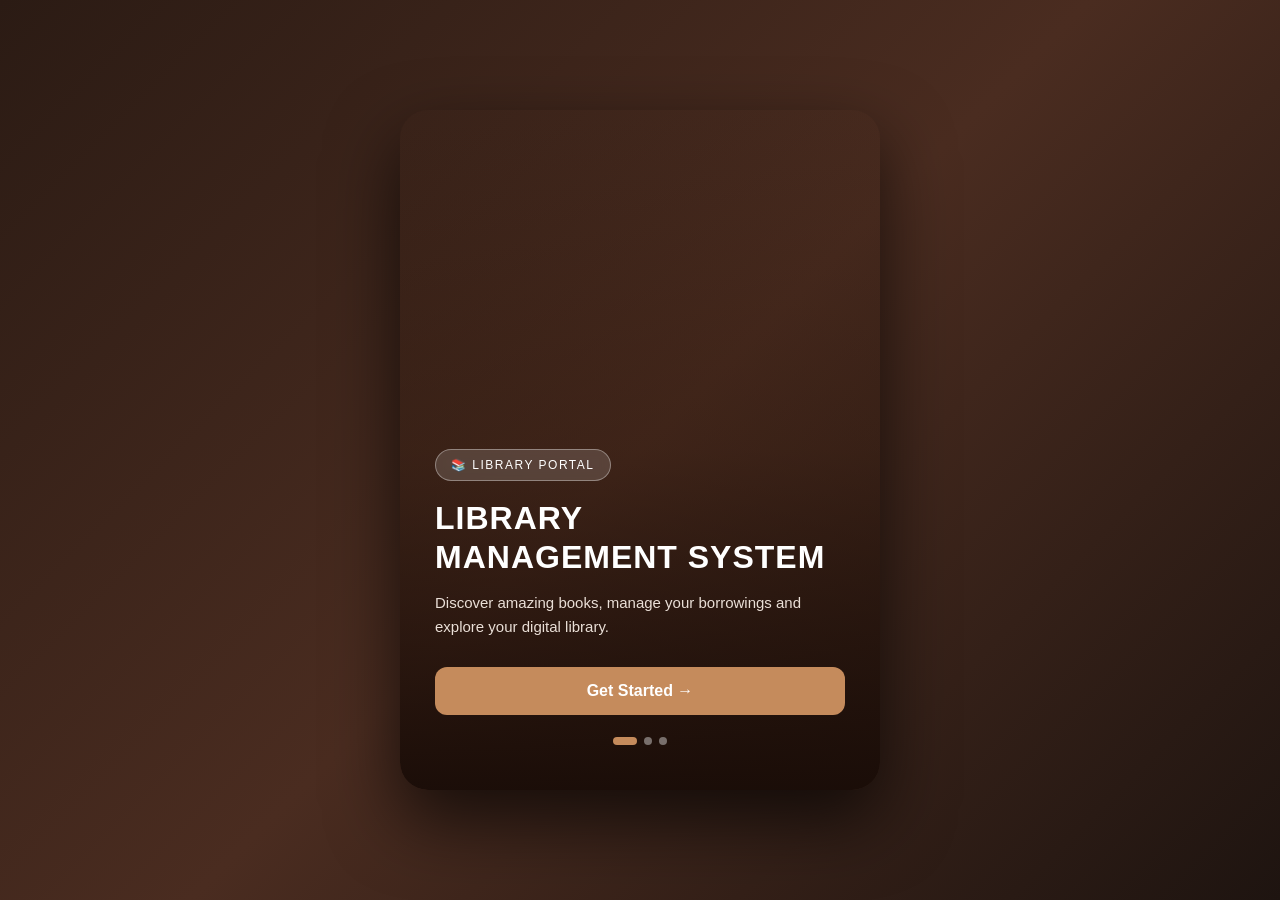
<file: index.html>
<!DOCTYPE html>
<html lang="en">
<head>
    <meta charset="UTF-8">
    <meta name="viewport" content="width=device-width, initial-scale=1.0">
    <title>Library Management System</title>
    <link rel="stylesheet" href="style.css">
</head>

<body>

<!-- ================= GET STARTED ================= -->

<div id="getStartedView" class="page">

    <div class="welcome-card">

        <div class="welcome-overlay">

            <span class="badge">📚 LIBRARY PORTAL</span>

            <h1>LIBRARY<br>MANAGEMENT SYSTEM</h1>

            <p>
                Discover amazing books, manage your borrowings
                and explore your digital library.
            </p>

            <button class="get-btn" onclick="showLogin()">
                Get Started →
            </button>

            <div class="dots">
                <span class="active"></span>
                <span></span>
                <span></span>
            </div>

        </div>

    </div>

</div>


<!-- ================= LOGIN ================= -->

<div id="loginView" class="auth-page hidden">

    <div class="auth-card">

        <div class="auth-icon">📖</div>

        <h1>Welcome Back</h1>

        <p class="subtitle">
            Login to your library account
        </p>

        <form onsubmit="login(event)">

            <label>Email</label>

            <input
                type="email"
                id="loginEmail"
                placeholder="Enter your email"
                required
            >

            <label>Password</label>

            <input
                type="password"
                id="loginPassword"
                placeholder="Enter your password"
                required
            >

            <p id="error"></p>

            <button type="submit" class="primary-btn">
                Login
            </button>

        </form>

        <div class="switch-link">
            Don't have an account?
            <a href="#" onclick="showRegister()">Register here</a>
        </div>

        <div class="reset-link">
            <a href="resetpassword.html">Forgot Password?</a>
        </div>

        <div class="back-link">
            <a href="#" onclick="showGetStarted()">
                ← Back to Home
            </a>
        </div>

    </div>

</div>


<!-- ================= REGISTER ================= -->

<div id="registerView" class="auth-page hidden">

    <div class="auth-card register-card">

        <div class="auth-icon">👤</div>

        <h1>Create Account</h1>

        <p class="subtitle">
            Join our library community
        </p>

        <form onsubmit="register(event)">

            <label>Full Name</label>

            <input
                type="text"
                id="regName"
                placeholder="Enter your name"
                required
            >

            <label>Email</label>

            <input
                type="email"
                id="regEmail"
                placeholder="Enter your email"
                required
            >

            <label>Phone Number</label>

            <input
                type="tel"
                id="regPhone"
                placeholder="Enter phone number"
                required
            >

            <label>Address</label>

            <textarea
                id="regAddress"
                placeholder="Enter your address"
                rows="3"
                required
            ></textarea>

            <label>Password</label>

            <input
                type="password"
                id="regPassword"
                placeholder="Create password"
                required
            >

            <p id="registerMessage"></p>

            <button type="submit" class="primary-btn">
                Create Account
            </button>

        </form>

        <div class="switch-link">
            Already have an account?
            <a href="#" onclick="showLogin()">Login here</a>
        </div>

        <div class="back-link">
            <a href="#" onclick="showGetStarted()">
                ← Back to Home
            </a>
        </div>

    </div>

</div>


<script>

function hideAll() {

    document.getElementById("getStartedView")
        .classList.add("hidden");

    document.getElementById("loginView")
        .classList.add("hidden");

    document.getElementById("registerView")
        .classList.add("hidden");
}


function showGetStarted() {

    hideAll();

    document.getElementById("getStartedView")
        .classList.remove("hidden");
}


function showLogin() {

    hideAll();

    document.getElementById("loginView")
        .classList.remove("hidden");
}


function showRegister() {

    hideAll();

    document.getElementById("registerView")
        .classList.remove("hidden");
}


/* ================= REGISTER ================= */

function register(event) {

    event.preventDefault();

    const name =
        document.getElementById("regName").value;

    const email =
        document.getElementById("regEmail").value.toLowerCase();

    const phone =
        document.getElementById("regPhone").value;

    const address =
        document.getElementById("regAddress").value;

    const password =
        document.getElementById("regPassword").value;


    const user = {

        name: name,
        email: email,
        phone: phone,
        address: address,
        password: password

    };


    /* Save user in Local Storage */

    localStorage.setItem(
        email,
        JSON.stringify(user)
    );


    document.getElementById("registerMessage")
        .textContent = "✓ Registration successful!";


    document.getElementById("registerMessage")
        .className = "success";


    setTimeout(function() {

        showLogin();

        document.getElementById("loginEmail")
            .value = email;

    }, 1000);

}


/* ================= LOGIN ================= */

function login(event) {

    event.preventDefault();


    const email =
        document.getElementById("loginEmail")
        .value
        .toLowerCase();


    const password =
        document.getElementById("loginPassword")
        .value;


    /* Get registered user */

    const savedUser =
        localStorage.getItem(email);


    /* Email not registered */

    if (!savedUser) {

        document.getElementById("error")
            .textContent =
            "❌ Email not registered. Please register first.";

        return;
    }


    /* Convert JSON string to object */

    const user =
        JSON.parse(savedUser);


    /* Check password */

    if (user.password === password) {

        /* Save current logged-in user */

        localStorage.setItem(
            "currentUser",
            email
        );


        /* Go to dashboard */

        window.location.href =
            "dashboard.html";

    }

    else {

        document.getElementById("error")
            .textContent =
            "❌ Incorrect password. Please try again.";

    }

}

</script>

</body>
</html>
</file>
<file: style.css>
* {
    box-sizing: border-box;
    margin: 0;
    padding: 0;
    font-family: "Segoe UI", sans-serif;
}

body {
    min-height: 100vh;

    display: flex;
    justify-content: center;
    align-items: center;

    padding: 20px;

    background:
        linear-gradient(
            135deg,
            #2b1b14,
            #4a2c20,
            #1e1410
        );
}


/* ================= COMMON ================= */

.hidden {
    display: none !important;
}

.page,
.auth-page {
    width: 100%;

    display: flex;
    justify-content: center;
    align-items: center;
}


/* ================= GET STARTED ================= */

.welcome-card {

    width: 100%;
    max-width: 480px;

    min-height: 680px;

    border-radius: 28px;

    overflow: hidden;

    position: relative;

    background-image:

        linear-gradient(
            to bottom,
            rgba(40, 20, 10, 0.05),
            rgba(40, 20, 10, 0.35),
            rgba(25, 12, 7, 0.95)
        ),

        url("https://images.unsplash.com/photo-1507842217343-583bb7270b66?auto=format&fit=crop&w=1000&q=85");

    background-size: cover;

    background-position: center;

    box-shadow:
        0 30px 70px rgba(0, 0, 0, 0.65);

    transition: 0.4s ease;
}


.welcome-card:hover {

    transform: translateY(-8px);

    box-shadow:
        0 40px 80px rgba(0, 0, 0, 0.75);
}


.welcome-overlay {

    position: absolute;

    left: 0;
    right: 0;
    bottom: 0;

    padding: 45px 35px;

    color: white;
}


.badge {

    display: inline-block;

    padding: 8px 15px;

    border-radius: 30px;

    background: rgba(255, 255, 255, 0.15);

    border: 1px solid rgba(255,255,255,0.35);

    backdrop-filter: blur(5px);

    font-size: 12px;

    letter-spacing: 1.5px;

    margin-bottom: 18px;
}


.welcome-overlay h1 {

    font-size: 32px;

    line-height: 1.2;

    margin-bottom: 15px;

    letter-spacing: 1px;
}


.welcome-overlay p {

    font-size: 15px;

    line-height: 1.6;

    color: #eadfd7;

    margin-bottom: 28px;
}


.get-btn {

    width: 100%;

    padding: 15px;

    border: none;

    border-radius: 12px;

    background: #c58b5c;

    color: white;

    font-size: 16px;

    font-weight: bold;

    cursor: pointer;

    transition: 0.3s ease;
}


.get-btn:hover {

    background: #dda675;

    transform: translateY(-3px);

    box-shadow:
        0 10px 25px rgba(197,139,92,0.4);
}


.dots {

    display: flex;

    justify-content: center;

    gap: 7px;

    margin-top: 22px;
}


.dots span {

    width: 8px;

    height: 8px;

    border-radius: 50%;

    background: rgba(255,255,255,0.4);
}


.dots .active {

    width: 24px;

    border-radius: 10px;

    background: #c58b5c;
}


/* ================= AUTH CARD ================= */

.auth-card {

    width: 100%;

    max-width: 430px;

    padding: 38px 35px;

    border-radius: 24px;

    background:
        linear-gradient(
            145deg,
            #fffaf5,
            #f1e1d2
        );

    box-shadow:
        0 25px 60px rgba(0,0,0,0.45);

    transition: 0.4s ease;
}


.auth-card:hover {

    transform: translateY(-7px);

    box-shadow:
        0 35px 70px rgba(0,0,0,0.55);
}


.auth-icon {

    width: 65px;

    height: 65px;

    margin: auto;

    display: flex;

    justify-content: center;

    align-items: center;

    border-radius: 50%;

    background: #6b422d;

    color: white;

    font-size: 30px;

    box-shadow:
        0 8px 20px rgba(107,66,45,0.35);
}


.auth-card h1 {

    text-align: center;

    color: #43281c;

    margin-top: 18px;

    margin-bottom: 8px;
}


.subtitle {

    text-align: center;

    color: #8b6b5a;

    font-size: 14px;

    margin-bottom: 25px;
}


/* ================= FORM ================= */

label {

    display: block;

    margin-bottom: 7px;

    margin-top: 15px;

    color: #593a2b;

    font-size: 13px;

    font-weight: bold;

    text-transform: uppercase;
}


input,
textarea {

    width: 100%;

    padding: 13px;

    border: 1px solid #d8c3b3;

    border-radius: 10px;

    background: #fffdfb;

    color: #43281c;

    outline: none;

    font-size: 14px;

    transition: 0.3s ease;
}


input:focus,
textarea:focus {

    border-color: #9b6848;

    transform: translateY(-2px);

    box-shadow:
        0 5px 15px rgba(155,104,72,0.2);
}


textarea {

    resize: vertical;
}


/* ================= BUTTON ================= */

.primary-btn {

    width: 100%;

    padding: 14px;

    margin-top: 22px;

    border: none;

    border-radius: 10px;

    background:
        linear-gradient(
            135deg,
            #6b422d,
            #9b6848
        );

    color: white;

    font-size: 16px;

    font-weight: bold;

    cursor: pointer;

    transition: 0.3s ease;
}


.primary-btn:hover {

    transform: translateY(-3px);

    box-shadow:
        0 10px 25px rgba(107,66,45,0.35);
}


/* ================= ERROR ================= */

#error {

    color: #b3261e;

    text-align: center;

    font-size: 13px;

    margin-top: 12px;
}


#registerMessage {

    text-align: center;

    font-size: 13px;

    margin-top: 12px;
}


.success {

    color: #287443;
}


/* ================= LINKS ================= */

.switch-link {

    text-align: center;

    margin-top: 22px;

    font-size: 14px;

    color: #765b4b;
}


.switch-link a,
.reset-link a,
.back-link a {

    color: #75482f;

    font-weight: bold;

    text-decoration: none;
}


.switch-link a:hover,
.reset-link a:hover,
.back-link a:hover {

    text-decoration: underline;
}


.reset-link {

    text-align: center;

    margin-top: 15px;

    font-size: 13px;
}


.back-link {

    text-align: center;

    margin-top: 18px;

    font-size: 13px;
}


/* ================= MOBILE ================= */

@media (max-width: 500px) {

    .welcome-card {

        min-height: 600px;

        border-radius: 20px;
    }

    .welcome-overlay {

        padding: 30px 25px;
    }

    .welcome-overlay h1 {

        font-size: 26px;
    }

    .auth-card {

        padding: 30px 22px;
    }

}
</file>
